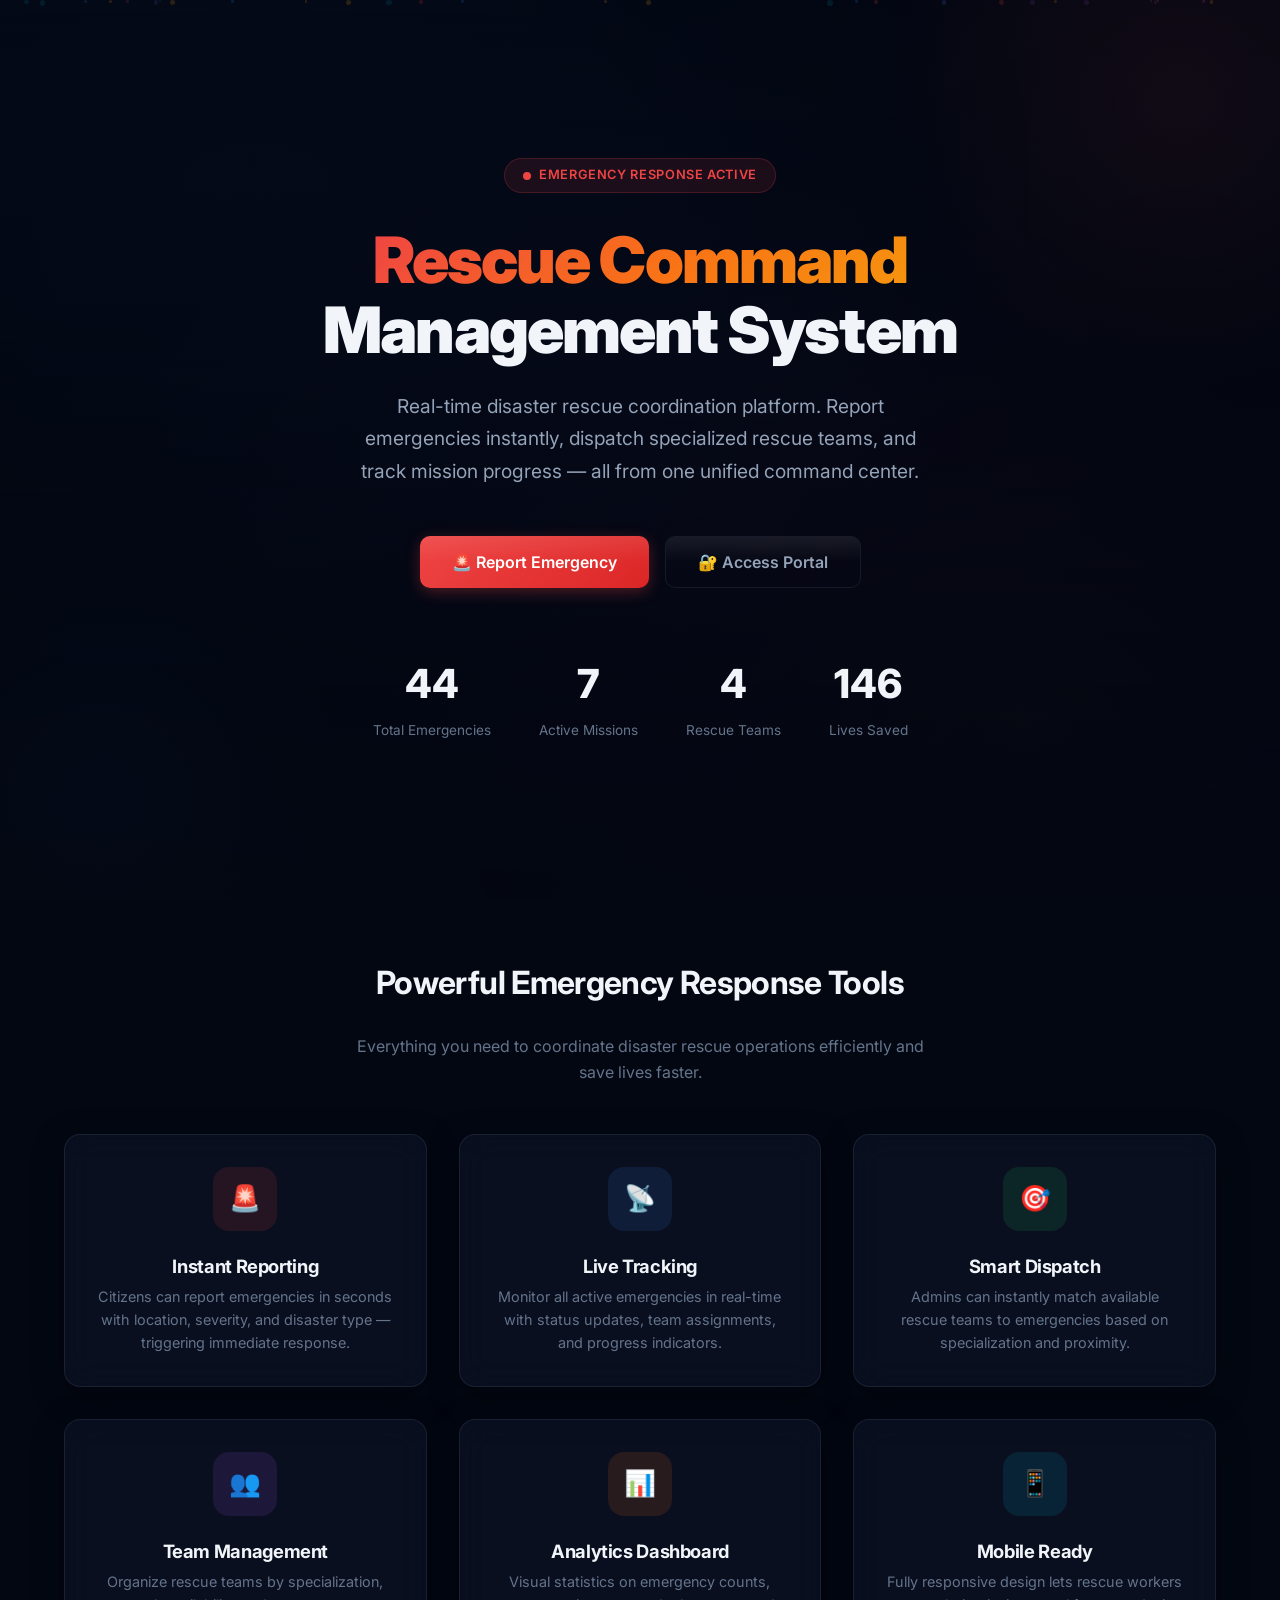
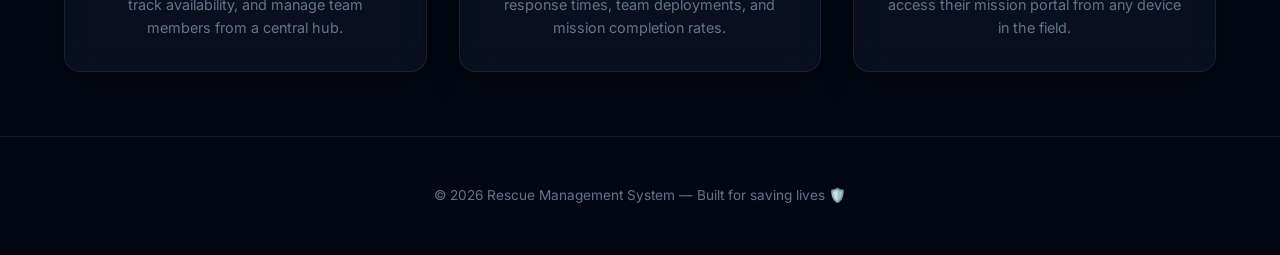
<file: frontend/index.html>
<!DOCTYPE html>
<html lang="en">

<head>
    <meta charset="UTF-8">
    <meta name="viewport" content="width=device-width, initial-scale=1.0">
    <meta name="description"
        content="Rescue Management System — Real-time disaster rescue coordination platform for emergency reporting, team dispatch, and mission tracking.">
    <title>Rescue Management System — Emergency Response Coordination</title>
    <link rel="stylesheet" href="css/style.css">
    <link rel="icon"
        href="data:image/svg+xml,<svg xmlns='http://www.w3.org/2000/svg' viewBox='0 0 100 100'><text y='.9em' font-size='90'>🚨</text></svg>">
</head>

<body class="no-nav">

    <!-- Floating Particles -->
    <div class="particles" id="particles"></div>

    <!-- Hero Section -->
    <section class="landing-hero">
        <!-- Background Video -->
        <!-- https://www.pexels.com/video/a-person-riding-a-fire-truck-9423307/ -->
        <div class="hero-video-overlay"></div>

        <div class="hero-content">
            <div class="hero-badge">
                <span class="pulse-dot"></span>
                Emergency Response Active
            </div>

            <h1 class="hero-title">
                <span class="gradient-text">Rescue Command</span><br>
                Management System
            </h1>

            <p class="hero-subtitle">
                Real-time disaster rescue coordination platform. Report emergencies instantly,
                dispatch specialized rescue teams, and track mission progress — all from one
                unified command center.
            </p>

            <div class="hero-actions">
                <a href="report.html" class="btn btn-danger btn-lg" id="btn-report">
                    🚨 Report Emergency
                </a>
                <a href="login.html" class="btn btn-ghost btn-lg" id="btn-login">
                    🔐 Access Portal
                </a>
            </div>

            <div class="hero-stats" id="hero-stats">
                <div class="hero-stat">
                    <div class="number" id="stat-total">0</div>
                    <div class="label">Total Emergencies</div>
                </div>
                <div class="hero-stat">
                    <div class="number" id="stat-active">0</div>
                    <div class="label">Active Missions</div>
                </div>
                <div class="hero-stat">
                    <div class="number" id="stat-teams">0</div>
                    <div class="label">Rescue Teams</div>
                </div>
                <div class="hero-stat">
                    <div class="number" id="stat-resolved">0</div>
                    <div class="label">Lives Saved</div>
                </div>
            </div>
        </div>
    </section>

    <!-- Features Section -->
    <section class="features-section">
        <div class="container">
            <h2 class="text-center mb-4" style="font-size: 2rem;">Powerful Emergency Response Tools</h2>
            <p class="text-center mb-4"
                style="color: var(--text-muted); max-width: 600px; margin-left: auto; margin-right: auto; margin-bottom: 48px;">
                Everything you need to coordinate disaster rescue operations efficiently and save lives faster.
            </p>
            <div class="features-grid">
                <div class="feature-card glass-card">
                    <div class="feature-icon">🚨</div>
                    <h3>Instant Reporting</h3>
                    <p>Citizens can report emergencies in seconds with location, severity, and disaster type —
                        triggering immediate response.</p>
                </div>
                <div class="feature-card glass-card">
                    <div class="feature-icon">📡</div>
                    <h3>Live Tracking</h3>
                    <p>Monitor all active emergencies in real-time with status updates, team assignments, and progress
                        indicators.</p>
                </div>
                <div class="feature-card glass-card">
                    <div class="feature-icon">🎯</div>
                    <h3>Smart Dispatch</h3>
                    <p>Admins can instantly match available rescue teams to emergencies based on specialization and
                        proximity.</p>
                </div>
                <div class="feature-card glass-card">
                    <div class="feature-icon">👥</div>
                    <h3>Team Management</h3>
                    <p>Organize rescue teams by specialization, track availability, and manage team members from a
                        central hub.</p>
                </div>
                <div class="feature-card glass-card">
                    <div class="feature-icon">📊</div>
                    <h3>Analytics Dashboard</h3>
                    <p>Visual statistics on emergency counts, response times, team deployments, and mission completion
                        rates.</p>
                </div>
                <div class="feature-card glass-card">
                    <div class="feature-icon">📱</div>
                    <h3>Mobile Ready</h3>
                    <p>Fully responsive design lets rescue workers access their mission portal from any device in the
                        field.</p>
                </div>
            </div>
        </div>
    </section>

    <footer
        style="text-align: center; padding: 48px 24px; color: var(--text-muted); font-size: 0.85rem; position: relative; z-index: 1; border-top: 1px solid var(--glass-border);">
        <p>© 2026 Rescue Management System — Built for saving lives 🛡️</p>
    </footer>

    <script src="js/api.js"></script>
    <script>
        function createParticles() {
            const container = document.getElementById('particles');
            const colors = ['rgba(239,68,68,0.3)', 'rgba(59,130,246,0.3)', 'rgba(245,158,11,0.3)', 'rgba(168,85,247,0.2)', 'rgba(6,182,212,0.2)'];
            for (let i = 0; i < 30; i++) {
                const p = document.createElement('div');
                p.className = 'particle';
                p.style.left = Math.random() * 100 + '%';
                p.style.width = (Math.random() * 4 + 2) + 'px';
                p.style.height = p.style.width;
                p.style.background = colors[Math.floor(Math.random() * colors.length)];
                p.style.animationDuration = (Math.random() * 15 + 10) + 's';
                p.style.animationDelay = (Math.random() * 10) + 's';
                container.appendChild(p);
            }
        }

        async function loadStats() {
            try {
                const stats = await api.emergencies.getStats();
                animateNumber('stat-total', stats.total || 0);
                animateNumber('stat-active', (stats.pending || 0) + (stats.inProgress || 0));
                animateNumber('stat-teams', (stats.teamsAvailable || 0) + (stats.teamsOnMission || 0));
                animateNumber('stat-resolved', (stats.completed || 0) * 12);
            } catch (e) {
                animateNumber('stat-total', 47);
                animateNumber('stat-active', 8);
                animateNumber('stat-teams', 5);
                animateNumber('stat-resolved', 156);
            }
        }

        function animateNumber(id, target) {
            const el = document.getElementById(id);
            if (!el) return;
            const duration = 2000, startTime = performance.now();
            function update(time) {
                const progress = Math.min((time - startTime) / duration, 1);
                el.textContent = Math.floor((1 - Math.pow(1 - progress, 3)) * target);
                if (progress < 1) requestAnimationFrame(update);
            }
            requestAnimationFrame(update);
        }

        createParticles();
        loadStats();
    </script>
</body>

</html>
</file>
<file: frontend/css/style.css>
/* ============================================
   RESCUE MANAGEMENT SYSTEM — DESIGN SYSTEM
   Dark Mode Glassmorphism with Emergency Theme
   ============================================ */

@import url('https://fonts.googleapis.com/css2?family=Inter:wght@300;400;500;600;700;800;900&family=JetBrains+Mono:wght@400;600&display=swap');

/* ── CSS Custom Properties ── */
:root {
    /* Base colors */
    --bg-primary: #030712;
    --bg-secondary: #0a0e1a;
    --bg-tertiary: #111827;
    --bg-card: rgba(17, 24, 39, 0.6);
    --bg-card-hover: rgba(31, 41, 55, 0.7);

    /* Glass */
    --glass-bg: rgba(15, 23, 42, 0.55);
    --glass-border: rgba(148, 163, 184, 0.12);
    --glass-shadow: 0 8px 32px rgba(0, 0, 0, 0.4);
    --glass-blur: 16px;

    /* Text */
    --text-primary: #f1f5f9;
    --text-secondary: #94a3b8;
    --text-muted: #64748b;
    --text-accent: #e2e8f0;

    /* Accent colors */
    --red: #ef4444;
    --red-glow: rgba(239, 68, 68, 0.3);
    --orange: #f97316;
    --orange-glow: rgba(249, 115, 22, 0.3);
    --amber: #f59e0b;
    --amber-glow: rgba(245, 158, 11, 0.3);
    --green: #22c55e;
    --green-glow: rgba(34, 197, 94, 0.3);
    --blue: #3b82f6;
    --blue-glow: rgba(59, 130, 246, 0.3);
    --purple: #a855f7;
    --purple-glow: rgba(168, 85, 247, 0.3);
    --cyan: #06b6d4;
    --cyan-glow: rgba(6, 182, 212, 0.3);
    --teal: #14b8a6;

    /* Status colors */
    --status-pending: #f59e0b;
    --status-progress: #3b82f6;
    --status-completed: #22c55e;

    /* Severity */
    --severity-low: #22c55e;
    --severity-medium: #f59e0b;
    --severity-high: #f97316;
    --severity-critical: #ef4444;

    /* Spacing */
    --space-xs: 4px;
    --space-sm: 8px;
    --space-md: 16px;
    --space-lg: 24px;
    --space-xl: 32px;
    --space-2xl: 48px;
    --space-3xl: 64px;

    /* Border radius */
    --radius-sm: 6px;
    --radius-md: 10px;
    --radius-lg: 16px;
    --radius-xl: 24px;
    --radius-full: 9999px;

    /* Transitions */
    --transition-fast: 0.15s ease;
    --transition-base: 0.3s ease;
    --transition-slow: 0.5s ease;

    /* Font */
    --font-body: 'Inter', -apple-system, BlinkMacSystemFont, sans-serif;
    --font-mono: 'JetBrains Mono', monospace;
}

/* ── Reset & Base ── */
*, *::before, *::after {
    margin: 0;
    padding: 0;
    box-sizing: border-box;
}

html {
    scroll-behavior: smooth;
    font-size: 16px;
}

body {
    font-family: var(--font-body);
    background: var(--bg-primary);
    color: var(--text-primary);
    min-height: 100vh;
    overflow-x: hidden;
    line-height: 1.6;
    -webkit-font-smoothing: antialiased;
    -moz-osx-font-smoothing: grayscale;
}

/* Animated background mesh */
body::before {
    content: '';
    position: fixed;
    top: 0;
    left: 0;
    width: 100%;
    height: 100%;
    background:
        radial-gradient(ellipse 800px 600px at 20% 20%, rgba(59, 130, 246, 0.06), transparent),
        radial-gradient(ellipse 600px 500px at 80% 80%, rgba(239, 68, 68, 0.05), transparent),
        radial-gradient(ellipse 500px 400px at 50% 50%, rgba(168, 85, 247, 0.04), transparent);
    pointer-events: none;
    z-index: 0;
    animation: meshShift 20s ease-in-out infinite alternate;
}

@keyframes meshShift {
    0% { opacity: 1; }
    50% { opacity: 0.7; transform: scale(1.05); }
    100% { opacity: 1; transform: scale(1); }
}

/* Custom scrollbar */
::-webkit-scrollbar { width: 6px; }
::-webkit-scrollbar-track { background: var(--bg-primary); }
::-webkit-scrollbar-thumb {
    background: rgba(148, 163, 184, 0.2);
    border-radius: 3px;
}
::-webkit-scrollbar-thumb:hover { background: rgba(148, 163, 184, 0.35); }

/* ── Typography ── */
h1, h2, h3, h4, h5, h6 {
    line-height: 1.2;
    font-weight: 700;
    letter-spacing: -0.02em;
}

h1 { font-size: 3rem; }
h2 { font-size: 2rem; }
h3 { font-size: 1.5rem; }
h4 { font-size: 1.25rem; }

a {
    color: var(--blue);
    text-decoration: none;
    transition: color var(--transition-fast);
}
a:hover { color: var(--cyan); }

/* ── Glass Card ── */
.glass-card {
    background: var(--glass-bg);
    backdrop-filter: blur(var(--glass-blur));
    -webkit-backdrop-filter: blur(var(--glass-blur));
    border: 1px solid var(--glass-border);
    border-radius: var(--radius-lg);
    box-shadow: var(--glass-shadow);
    transition: all var(--transition-base);
}

.glass-card:hover {
    border-color: rgba(148, 163, 184, 0.2);
    box-shadow: 0 12px 40px rgba(0, 0, 0, 0.5);
    transform: translateY(-2px);
}

/* ── Navbar ── */
.navbar {
    position: fixed;
    top: 0;
    left: 0;
    right: 0;
    z-index: 1000;
    background: rgba(3, 7, 18, 0.85);
    backdrop-filter: blur(20px);
    -webkit-backdrop-filter: blur(20px);
    border-bottom: 1px solid var(--glass-border);
    padding: 0 var(--space-xl);
    height: 70px;
    display: flex;
    align-items: center;
    justify-content: space-between;
}

.navbar-brand {
    display: flex;
    align-items: center;
    gap: var(--space-md);
    font-weight: 800;
    font-size: 1.25rem;
    color: var(--text-primary);
}

.navbar-brand .logo-icon {
    width: 42px;
    height: 42px;
    background: linear-gradient(135deg, var(--red), var(--orange));
    border-radius: var(--radius-md);
    display: flex;
    align-items: center;
    justify-content: center;
    font-size: 1.4rem;
    box-shadow: 0 0 20px var(--red-glow);
    animation: logoPulse 3s ease-in-out infinite;
}

@keyframes logoPulse {
    0%, 100% { box-shadow: 0 0 20px var(--red-glow); }
    50% { box-shadow: 0 0 35px var(--red-glow), 0 0 60px rgba(239, 68, 68, 0.15); }
}

.navbar-brand span {
    background: linear-gradient(135deg, var(--text-primary) 0%, var(--text-secondary) 100%);
    -webkit-background-clip: text;
    -webkit-text-fill-color: transparent;
    background-clip: text;
}

.navbar-links {
    display: flex;
    align-items: center;
    gap: var(--space-sm);
    list-style: none;
}

.navbar-links a {
    padding: var(--space-sm) var(--space-md);
    border-radius: var(--radius-md);
    color: var(--text-secondary);
    font-weight: 500;
    font-size: 0.9rem;
    transition: all var(--transition-fast);
    position: relative;
}

.navbar-links a:hover,
.navbar-links a.active {
    color: var(--text-primary);
    background: rgba(148, 163, 184, 0.08);
}

.navbar-links a.active::after {
    content: '';
    position: absolute;
    bottom: -1px;
    left: 50%;
    transform: translateX(-50%);
    width: 20px;
    height: 2px;
    background: var(--blue);
    border-radius: 1px;
}

.navbar-user {
    display: flex;
    align-items: center;
    gap: var(--space-md);
}

.navbar-user .user-info {
    text-align: right;
}

.navbar-user .user-name {
    font-weight: 600;
    font-size: 0.9rem;
    color: var(--text-primary);
}

.navbar-user .user-role {
    font-size: 0.75rem;
    color: var(--text-muted);
    text-transform: uppercase;
    letter-spacing: 0.05em;
}

.navbar-user .avatar {
    width: 38px;
    height: 38px;
    border-radius: var(--radius-full);
    background: linear-gradient(135deg, var(--blue), var(--purple));
    display: flex;
    align-items: center;
    justify-content: center;
    font-weight: 700;
    font-size: 0.85rem;
    color: white;
    border: 2px solid rgba(255, 255, 255, 0.1);
}

.btn-logout {
    padding: var(--space-sm) var(--space-md);
    background: rgba(239, 68, 68, 0.1);
    border: 1px solid rgba(239, 68, 68, 0.2);
    color: var(--red);
    border-radius: var(--radius-md);
    cursor: pointer;
    font-size: 0.85rem;
    font-weight: 500;
    transition: all var(--transition-fast);
    font-family: var(--font-body);
}

.btn-logout:hover {
    background: rgba(239, 68, 68, 0.2);
    border-color: rgba(239, 68, 68, 0.4);
}

/* ── Main Content ── */
.main-content {
    padding-top: 90px;
    padding-bottom: var(--space-3xl);
    min-height: 100vh;
    position: relative;
    z-index: 1;
}

.container {
    max-width: 1400px;
    margin: 0 auto;
    padding: 0 var(--space-xl);
}

/* ── Page Header ── */
.page-header {
    margin-bottom: var(--space-2xl);
}

.page-header h1 {
    font-size: 2.25rem;
    margin-bottom: var(--space-sm);
    display: flex;
    align-items: center;
    gap: var(--space-md);
}

.page-header p {
    color: var(--text-secondary);
    font-size: 1rem;
}

/* ── Buttons ── */
.btn {
    display: inline-flex;
    align-items: center;
    justify-content: center;
    gap: var(--space-sm);
    padding: 10px 22px;
    border: none;
    border-radius: var(--radius-md);
    font-family: var(--font-body);
    font-weight: 600;
    font-size: 0.9rem;
    cursor: pointer;
    transition: all var(--transition-base);
    position: relative;
    overflow: hidden;
    text-decoration: none;
    line-height: 1.4;
}

.btn::before {
    content: '';
    position: absolute;
    inset: 0;
    background: linear-gradient(180deg, rgba(255,255,255,0.08) 0%, transparent 50%);
    pointer-events: none;
}

.btn-primary {
    background: linear-gradient(135deg, var(--blue), #2563eb);
    color: white;
    box-shadow: 0 4px 15px var(--blue-glow);
}
.btn-primary:hover {
    box-shadow: 0 6px 25px var(--blue-glow);
    transform: translateY(-1px);
}

.btn-danger {
    background: linear-gradient(135deg, var(--red), #dc2626);
    color: white;
    box-shadow: 0 4px 15px var(--red-glow);
}
.btn-danger:hover {
    box-shadow: 0 6px 25px var(--red-glow);
    transform: translateY(-1px);
}

.btn-success {
    background: linear-gradient(135deg, var(--green), #16a34a);
    color: white;
    box-shadow: 0 4px 15px var(--green-glow);
}
.btn-success:hover {
    box-shadow: 0 6px 25px var(--green-glow);
    transform: translateY(-1px);
}

.btn-warning {
    background: linear-gradient(135deg, var(--amber), #d97706);
    color: #1a1a1a;
    box-shadow: 0 4px 15px var(--amber-glow);
}
.btn-warning:hover {
    box-shadow: 0 6px 25px var(--amber-glow);
    transform: translateY(-1px);
}

.btn-ghost {
    background: transparent;
    border: 1px solid var(--glass-border);
    color: var(--text-secondary);
}
.btn-ghost:hover {
    background: rgba(148, 163, 184, 0.08);
    color: var(--text-primary);
    border-color: rgba(148, 163, 184, 0.25);
}

.btn-sm {
    padding: 6px 14px;
    font-size: 0.8rem;
}

.btn-lg {
    padding: 14px 32px;
    font-size: 1rem;
}

.btn-icon {
    width: 38px;
    height: 38px;
    padding: 0;
    border-radius: var(--radius-md);
}

/* ── Form Elements ── */
.form-group {
    margin-bottom: var(--space-lg);
}

.form-label {
    display: block;
    margin-bottom: var(--space-sm);
    font-weight: 600;
    font-size: 0.85rem;
    color: var(--text-secondary);
    text-transform: uppercase;
    letter-spacing: 0.05em;
}

.form-input,
.form-select,
.form-textarea {
    width: 100%;
    padding: 12px 16px;
    background: rgba(15, 23, 42, 0.6);
    border: 1px solid var(--glass-border);
    border-radius: var(--radius-md);
    color: var(--text-primary);
    font-family: var(--font-body);
    font-size: 0.95rem;
    transition: all var(--transition-fast);
    outline: none;
}

.form-input:focus,
.form-select:focus,
.form-textarea:focus {
    border-color: var(--blue);
    box-shadow: 0 0 0 3px var(--blue-glow);
    background: rgba(15, 23, 42, 0.8);
}

.form-input::placeholder,
.form-textarea::placeholder {
    color: var(--text-muted);
}

.form-select {
    appearance: none;
    background-image: url("data:image/svg+xml,%3csvg xmlns='http://www.w3.org/2000/svg' fill='none' viewBox='0 0 20 20'%3e%3cpath stroke='%2394a3b8' stroke-linecap='round' stroke-linejoin='round' stroke-width='1.5' d='M6 8l4 4 4-4'/%3e%3c/svg%3e");
    background-position: right 12px center;
    background-repeat: no-repeat;
    background-size: 20px;
    padding-right: 40px;
    cursor: pointer;
}

.form-select option {
    background: var(--bg-tertiary);
    color: var(--text-primary);
}

.form-textarea {
    resize: vertical;
    min-height: 100px;
}

.form-row {
    display: grid;
    grid-template-columns: 1fr 1fr;
    gap: var(--space-lg);
}

/* ── Status Badges ── */
.badge {
    display: inline-flex;
    align-items: center;
    gap: 6px;
    padding: 4px 12px;
    border-radius: var(--radius-full);
    font-size: 0.75rem;
    font-weight: 700;
    text-transform: uppercase;
    letter-spacing: 0.05em;
    white-space: nowrap;
}

.badge-pending {
    background: rgba(245, 158, 11, 0.12);
    color: var(--amber);
    border: 1px solid rgba(245, 158, 11, 0.25);
}

.badge-in-progress {
    background: rgba(59, 130, 246, 0.12);
    color: var(--blue);
    border: 1px solid rgba(59, 130, 246, 0.25);
    animation: badgePulse 2s ease-in-out infinite;
}

.badge-completed {
    background: rgba(34, 197, 94, 0.12);
    color: var(--green);
    border: 1px solid rgba(34, 197, 94, 0.25);
}

@keyframes badgePulse {
    0%, 100% { box-shadow: none; }
    50% { box-shadow: 0 0 12px var(--blue-glow); }
}

/* Severity badges */
.badge-low {
    background: rgba(34, 197, 94, 0.12);
    color: var(--green);
    border: 1px solid rgba(34, 197, 94, 0.25);
}

.badge-medium {
    background: rgba(245, 158, 11, 0.12);
    color: var(--amber);
    border: 1px solid rgba(245, 158, 11, 0.25);
}

.badge-high {
    background: rgba(249, 115, 22, 0.12);
    color: var(--orange);
    border: 1px solid rgba(249, 115, 22, 0.25);
}

.badge-critical {
    background: rgba(239, 68, 68, 0.12);
    color: var(--red);
    border: 1px solid rgba(239, 68, 68, 0.25);
    animation: criticalPulse 1.5s ease-in-out infinite;
}

@keyframes criticalPulse {
    0%, 100% { box-shadow: none; }
    50% { box-shadow: 0 0 15px var(--red-glow); }
}

/* Team status */
.badge-available {
    background: rgba(34, 197, 94, 0.12);
    color: var(--green);
    border: 1px solid rgba(34, 197, 94, 0.25);
}

.badge-on-mission {
    background: rgba(249, 115, 22, 0.12);
    color: var(--orange);
    border: 1px solid rgba(249, 115, 22, 0.25);
    animation: badgePulse 2s ease-in-out infinite;
}

.badge-dot {
    width: 6px;
    height: 6px;
    border-radius: 50%;
    display: inline-block;
}

.badge-pending .badge-dot { background: var(--amber); }
.badge-in-progress .badge-dot { background: var(--blue); }
.badge-completed .badge-dot { background: var(--green); }
.badge-low .badge-dot { background: var(--green); }
.badge-medium .badge-dot { background: var(--amber); }
.badge-high .badge-dot { background: var(--orange); }
.badge-critical .badge-dot { background: var(--red); }
.badge-available .badge-dot { background: var(--green); }
.badge-on-mission .badge-dot { background: var(--orange); }

/* ── Stats Panel ── */
.stats-grid {
    display: grid;
    grid-template-columns: repeat(auto-fit, minmax(220px, 1fr));
    gap: var(--space-lg);
    margin-bottom: var(--space-2xl);
}

.stat-card {
    padding: var(--space-lg);
    position: relative;
    overflow: hidden;
}

.stat-card::after {
    content: '';
    position: absolute;
    top: 0;
    right: 0;
    width: 80px;
    height: 80px;
    border-radius: 0 0 0 50%;
    opacity: 0.06;
}

.stat-card .stat-icon {
    width: 48px;
    height: 48px;
    border-radius: var(--radius-md);
    display: flex;
    align-items: center;
    justify-content: center;
    font-size: 1.4rem;
    margin-bottom: var(--space-md);
}

.stat-card .stat-value {
    font-size: 2.5rem;
    font-weight: 800;
    line-height: 1;
    margin-bottom: var(--space-xs);
    font-family: var(--font-body);
}

.stat-card .stat-label {
    font-size: 0.85rem;
    color: var(--text-muted);
    font-weight: 500;
}

.stat-card.stat-total .stat-icon {
    background: rgba(168, 85, 247, 0.15);
    color: var(--purple);
}
.stat-card.stat-total .stat-value { color: var(--purple); }
.stat-card.stat-total::after { background: var(--purple); }

.stat-card.stat-pending .stat-icon {
    background: rgba(245, 158, 11, 0.15);
    color: var(--amber);
}
.stat-card.stat-pending .stat-value { color: var(--amber); }
.stat-card.stat-pending::after { background: var(--amber); }

.stat-card.stat-active .stat-icon {
    background: rgba(59, 130, 246, 0.15);
    color: var(--blue);
}
.stat-card.stat-active .stat-value { color: var(--blue); }
.stat-card.stat-active::after { background: var(--blue); }

.stat-card.stat-resolved .stat-icon {
    background: rgba(34, 197, 94, 0.15);
    color: var(--green);
}
.stat-card.stat-resolved .stat-value { color: var(--green); }
.stat-card.stat-resolved::after { background: var(--green); }

.stat-card.stat-teams .stat-icon {
    background: rgba(6, 182, 212, 0.15);
    color: var(--cyan);
}
.stat-card.stat-teams .stat-value { color: var(--cyan); }
.stat-card.stat-teams::after { background: var(--cyan); }

.stat-card.stat-deployed .stat-icon {
    background: rgba(249, 115, 22, 0.15);
    color: var(--orange);
}
.stat-card.stat-deployed .stat-value { color: var(--orange); }
.stat-card.stat-deployed::after { background: var(--orange); }

/* ── Emergency Card ── */
.emergency-list {
    display: flex;
    flex-direction: column;
    gap: var(--space-md);
}

.emergency-card {
    padding: var(--space-lg);
    position: relative;
    overflow: hidden;
}

.emergency-card::before {
    content: '';
    position: absolute;
    top: 0;
    left: 0;
    width: 4px;
    height: 100%;
    border-radius: 2px 0 0 2px;
}

.emergency-card.severity-low::before { background: var(--green); }
.emergency-card.severity-medium::before { background: var(--amber); }
.emergency-card.severity-high::before { background: var(--orange); }
.emergency-card.severity-critical::before {
    background: var(--red);
    box-shadow: 0 0 10px var(--red-glow);
    animation: stripePulse 1.5s ease-in-out infinite;
}

@keyframes stripePulse {
    0%, 100% { box-shadow: 0 0 10px var(--red-glow); }
    50% { box-shadow: 0 0 20px var(--red-glow); }
}

.emergency-card-header {
    display: flex;
    justify-content: space-between;
    align-items: flex-start;
    margin-bottom: var(--space-md);
    flex-wrap: wrap;
    gap: var(--space-sm);
}

.emergency-card-header .disaster-type {
    font-size: 1.1rem;
    font-weight: 700;
    display: flex;
    align-items: center;
    gap: var(--space-sm);
}

.emergency-card-badges {
    display: flex;
    gap: var(--space-sm);
    flex-wrap: wrap;
}

.emergency-card-body {
    margin-bottom: var(--space-md);
}

.emergency-card-body .description {
    color: var(--text-secondary);
    font-size: 0.9rem;
    line-height: 1.6;
    margin-bottom: var(--space-md);
}

.emergency-card-meta {
    display: flex;
    flex-wrap: wrap;
    gap: var(--space-lg);
}

.meta-item {
    display: flex;
    align-items: center;
    gap: var(--space-sm);
    font-size: 0.85rem;
    color: var(--text-muted);
}

.meta-item .icon { font-size: 1rem; }
.meta-item .value { color: var(--text-secondary); }

.emergency-card-footer {
    display: flex;
    justify-content: space-between;
    align-items: center;
    padding-top: var(--space-md);
    border-top: 1px solid var(--glass-border);
    flex-wrap: wrap;
    gap: var(--space-sm);
}

.emergency-card-actions {
    display: flex;
    gap: var(--space-sm);
}

/* ── Team Card ── */
.team-grid {
    display: grid;
    grid-template-columns: repeat(auto-fill, minmax(320px, 1fr));
    gap: var(--space-lg);
}

.team-card {
    padding: var(--space-lg);
}

.team-card-header {
    display: flex;
    justify-content: space-between;
    align-items: flex-start;
    margin-bottom: var(--space-md);
}

.team-card-header h3 {
    font-size: 1.1rem;
    margin-bottom: 4px;
}

.team-card-header .specialization {
    color: var(--text-muted);
    font-size: 0.8rem;
    font-weight: 500;
}

.team-members {
    list-style: none;
    margin-bottom: var(--space-md);
}

.team-members li {
    padding: 6px 0;
    font-size: 0.85rem;
    color: var(--text-secondary);
    display: flex;
    align-items: center;
    gap: var(--space-sm);
    border-bottom: 1px solid rgba(148, 163, 184, 0.06);
}

.team-members li:last-child { border-bottom: none; }

.team-members li::before {
    content: '👤';
    font-size: 0.75rem;
}

.team-contact {
    font-size: 0.8rem;
    color: var(--text-muted);
    display: flex;
    align-items: center;
    gap: var(--space-sm);
}

/* ── Modal ── */
.modal-overlay {
    position: fixed;
    inset: 0;
    background: rgba(0, 0, 0, 0.7);
    backdrop-filter: blur(4px);
    z-index: 2000;
    display: flex;
    align-items: center;
    justify-content: center;
    padding: var(--space-xl);
    opacity: 0;
    visibility: hidden;
    transition: all var(--transition-base);
}

.modal-overlay.active {
    opacity: 1;
    visibility: visible;
}

.modal {
    background: var(--bg-tertiary);
    border: 1px solid var(--glass-border);
    border-radius: var(--radius-xl);
    width: 100%;
    max-width: 560px;
    max-height: 85vh;
    overflow-y: auto;
    box-shadow: 0 25px 80px rgba(0, 0, 0, 0.6);
    transform: scale(0.9) translateY(20px);
    transition: transform var(--transition-base);
}

.modal-overlay.active .modal {
    transform: scale(1) translateY(0);
}

.modal-header {
    padding: var(--space-lg) var(--space-xl);
    border-bottom: 1px solid var(--glass-border);
    display: flex;
    justify-content: space-between;
    align-items: center;
}

.modal-header h2 {
    font-size: 1.25rem;
}

.modal-close {
    width: 36px;
    height: 36px;
    border-radius: var(--radius-md);
    border: none;
    background: rgba(148, 163, 184, 0.08);
    color: var(--text-secondary);
    cursor: pointer;
    display: flex;
    align-items: center;
    justify-content: center;
    font-size: 1.2rem;
    transition: all var(--transition-fast);
}

.modal-close:hover {
    background: rgba(239, 68, 68, 0.15);
    color: var(--red);
}

.modal-body {
    padding: var(--space-xl);
}

.modal-footer {
    padding: var(--space-lg) var(--space-xl);
    border-top: 1px solid var(--glass-border);
    display: flex;
    justify-content: flex-end;
    gap: var(--space-sm);
}

/* ── Landing Page ── */
.landing-hero {
    min-height: 100vh;
    display: flex;
    align-items: center;
    justify-content: center;
    position: relative;
    overflow: hidden;
    padding: var(--space-3xl) var(--space-xl);
}

.hero-video-bg {
    position: absolute;
    top: 0;
    left: 0;
    width: 100%;
    height: 100%;
    object-fit: cover;
    z-index: 0;
    pointer-events: none;
}

.hero-video-overlay {
    position: absolute;
    inset: 0;
    background: linear-gradient(
        180deg,
        rgba(3, 7, 18, 0.45) 0%,
        rgba(3, 7, 18, 0.85) 100%
    );
    z-index: 1;
    pointer-events: none;
}

.landing-hero::before {
    content: '';
    position: absolute;
    width: 600px;
    height: 600px;
    background: radial-gradient(circle, rgba(239, 68, 68, 0.12), transparent 70%);
    top: -200px;
    right: -200px;
    animation: heroOrb1 15s ease-in-out infinite alternate;
    z-index: 0; /* behind the overlay */
}

.landing-hero::after {
    content: '';
    position: absolute;
    width: 500px;
    height: 500px;
    background: radial-gradient(circle, rgba(59, 130, 246, 0.1), transparent 70%);
    bottom: -150px;
    left: -150px;
    animation: heroOrb2 12s ease-in-out infinite alternate;
    z-index: 0; /* behind the overlay */
}

@keyframes heroOrb1 {
    0% { transform: translate(0, 0); }
    100% { transform: translate(-100px, 100px); }
}

@keyframes heroOrb2 {
    0% { transform: translate(0, 0); }
    100% { transform: translate(100px, -80px); }
}

.hero-content {
    text-align: center;
    position: relative;
    z-index: 2; /* above the overlay and video */
    max-width: 800px;
}

.hero-badge {
    display: inline-flex;
    align-items: center;
    gap: var(--space-sm);
    padding: 6px 18px;
    background: rgba(239, 68, 68, 0.1);
    border: 1px solid rgba(239, 68, 68, 0.2);
    border-radius: var(--radius-full);
    color: var(--red);
    font-size: 0.8rem;
    font-weight: 600;
    margin-bottom: var(--space-xl);
    text-transform: uppercase;
    letter-spacing: 0.05em;
}

.hero-badge .pulse-dot {
    width: 8px;
    height: 8px;
    border-radius: 50%;
    background: var(--red);
    animation: pulseDot 2s ease-in-out infinite;
}

@keyframes pulseDot {
    0%, 100% { opacity: 1; transform: scale(1); }
    50% { opacity: 0.5; transform: scale(1.5); }
}

.hero-title {
    font-size: 4rem;
    font-weight: 900;
    line-height: 1.1;
    margin-bottom: var(--space-lg);
    letter-spacing: -0.03em;
}

.hero-title .gradient-text {
    background: linear-gradient(135deg, var(--red) 0%, var(--orange) 30%, var(--amber) 60%, var(--red) 100%);
    background-size: 200% auto;
    -webkit-background-clip: text;
    -webkit-text-fill-color: transparent;
    background-clip: text;
    animation: gradientShift 4s ease-in-out infinite;
}

@keyframes gradientShift {
    0% { background-position: 0% center; }
    50% { background-position: 100% center; }
    100% { background-position: 0% center; }
}

.hero-subtitle {
    font-size: 1.2rem;
    color: var(--text-secondary);
    max-width: 600px;
    margin: 0 auto var(--space-2xl);
    line-height: 1.7;
}

.hero-actions {
    display: flex;
    gap: var(--space-md);
    justify-content: center;
    flex-wrap: wrap;
}

.hero-stats {
    display: flex;
    gap: var(--space-2xl);
    justify-content: center;
    margin-top: var(--space-3xl);
    flex-wrap: wrap;
}

.hero-stat {
    text-align: center;
}

.hero-stat .number {
    font-size: 2.5rem;
    font-weight: 800;
    color: var(--text-primary);
}

.hero-stat .label {
    font-size: 0.85rem;
    color: var(--text-muted);
    margin-top: 4px;
}

/* Floating particles */
.particles {
    position: absolute;
    inset: 0;
    overflow: hidden;
    pointer-events: none;
}

.particle {
    position: absolute;
    width: 4px;
    height: 4px;
    border-radius: 50%;
    background: rgba(239, 68, 68, 0.3);
    animation: float linear infinite;
}

@keyframes float {
    0% { transform: translateY(100vh) rotate(0deg); opacity: 0; }
    10% { opacity: 1; }
    90% { opacity: 1; }
    100% { transform: translateY(-10vh) rotate(720deg); opacity: 0; }
}

/* ── Login Page ── */
.login-page {
    min-height: 100vh;
    display: flex;
    align-items: center;
    justify-content: center;
    padding: var(--space-xl);
    position: relative;
}

.login-container {
    width: 100%;
    max-width: 440px;
    position: relative;
    z-index: 1;
}

.login-card {
    padding: var(--space-2xl);
}

.login-header {
    text-align: center;
    margin-bottom: var(--space-xl);
}

.login-header .login-icon {
    width: 64px;
    height: 64px;
    border-radius: var(--radius-lg);
    background: linear-gradient(135deg, var(--red), var(--orange));
    display: flex;
    align-items: center;
    justify-content: center;
    font-size: 1.8rem;
    margin: 0 auto var(--space-lg);
    box-shadow: 0 0 30px var(--red-glow);
}

.login-header h1 {
    font-size: 1.75rem;
    margin-bottom: var(--space-sm);
}

.login-header p {
    color: var(--text-muted);
    font-size: 0.9rem;
}

.role-selector {
    display: grid;
    grid-template-columns: repeat(3, 1fr);
    gap: var(--space-sm);
    margin-bottom: var(--space-xl);
}

.role-option {
    padding: var(--space-md);
    border: 1px solid var(--glass-border);
    border-radius: var(--radius-md);
    text-align: center;
    cursor: pointer;
    transition: all var(--transition-base);
    background: transparent;
}

.role-option:hover {
    border-color: rgba(148, 163, 184, 0.25);
    background: rgba(148, 163, 184, 0.05);
}

.role-option.active {
    border-color: var(--blue);
    background: rgba(59, 130, 246, 0.08);
    box-shadow: 0 0 15px var(--blue-glow);
}

.role-option .role-icon {
    font-size: 1.5rem;
    margin-bottom: var(--space-sm);
}

.role-option .role-name {
    font-size: 0.75rem;
    font-weight: 600;
    color: var(--text-secondary);
    text-transform: uppercase;
    letter-spacing: 0.05em;
}

.login-error {
    background: rgba(239, 68, 68, 0.1);
    border: 1px solid rgba(239, 68, 68, 0.2);
    border-radius: var(--radius-md);
    padding: var(--space-md);
    color: var(--red);
    font-size: 0.85rem;
    margin-bottom: var(--space-lg);
    display: none;
    align-items: center;
    gap: var(--space-sm);
}

.login-error.show { display: flex; }

.login-footer {
    text-align: center;
    margin-top: var(--space-xl);
    font-size: 0.85rem;
    color: var(--text-muted);
}

/* ── Dashboard Layout ── */
.dashboard-grid {
    display: grid;
    grid-template-columns: 1fr 380px;
    gap: var(--space-xl);
}

.dashboard-main {
    min-width: 0;
}

.dashboard-sidebar {
    display: flex;
    flex-direction: column;
    gap: var(--space-lg);
}

.sidebar-section {
    padding: var(--space-lg);
}

.sidebar-section h3 {
    font-size: 1rem;
    margin-bottom: var(--space-md);
    display: flex;
    align-items: center;
    gap: var(--space-sm);
}

/* ── Section Headers ── */
.section-header {
    display: flex;
    justify-content: space-between;
    align-items: center;
    margin-bottom: var(--space-lg);
    flex-wrap: wrap;
    gap: var(--space-sm);
}

.section-header h2 {
    font-size: 1.5rem;
    display: flex;
    align-items: center;
    gap: var(--space-sm);
}

.section-header .count {
    background: rgba(59, 130, 246, 0.15);
    color: var(--blue);
    padding: 2px 10px;
    border-radius: var(--radius-full);
    font-size: 0.8rem;
    font-weight: 700;
}

/* Filter bar */
.filter-bar {
    display: flex;
    gap: var(--space-sm);
    margin-bottom: var(--space-lg);
    flex-wrap: wrap;
}

.filter-btn {
    padding: 6px 16px;
    border: 1px solid var(--glass-border);
    border-radius: var(--radius-full);
    background: transparent;
    color: var(--text-secondary);
    font-family: var(--font-body);
    font-size: 0.8rem;
    font-weight: 500;
    cursor: pointer;
    transition: all var(--transition-fast);
}

.filter-btn:hover {
    background: rgba(148, 163, 184, 0.08);
    color: var(--text-primary);
}

.filter-btn.active {
    background: rgba(59, 130, 246, 0.12);
    border-color: rgba(59, 130, 246, 0.3);
    color: var(--blue);
}

/* ── Dispatch Panel ── */
.dispatch-panel {
    padding: var(--space-lg);
    border: 1px solid rgba(59, 130, 246, 0.2);
    margin-bottom: var(--space-lg);
}

.dispatch-panel h3 {
    color: var(--blue);
    margin-bottom: var(--space-md);
    display: flex;
    align-items: center;
    gap: var(--space-sm);
}

.dispatch-info {
    display: grid;
    grid-template-columns: 1fr 1fr;
    gap: var(--space-md);
    margin-bottom: var(--space-lg);
}

.dispatch-info .info-block {
    padding: var(--space-md);
    background: rgba(15, 23, 42, 0.4);
    border-radius: var(--radius-md);
}

.dispatch-info .info-label {
    font-size: 0.75rem;
    color: var(--text-muted);
    text-transform: uppercase;
    letter-spacing: 0.05em;
    margin-bottom: 4px;
}

.dispatch-info .info-value {
    font-weight: 600;
    color: var(--text-primary);
}

/* ── Rescue Team Portal ── */
.rescue-portal {
    max-width: 700px;
    margin: 0 auto;
}

.mission-card {
    padding: var(--space-xl);
    margin-bottom: var(--space-lg);
    position: relative;
}

.mission-card .mission-status-bar {
    display: flex;
    align-items: center;
    gap: var(--space-md);
    padding: var(--space-md);
    background: rgba(15, 23, 42, 0.5);
    border-radius: var(--radius-md);
    margin-bottom: var(--space-lg);
}

.status-progress-bar {
    flex: 1;
    height: 6px;
    background: rgba(148, 163, 184, 0.1);
    border-radius: 3px;
    overflow: hidden;
}

.status-progress-bar .fill {
    height: 100%;
    border-radius: 3px;
    transition: width var(--transition-slow);
}

.status-progress-bar .fill.pending {
    width: 10%;
    background: var(--amber);
}

.status-progress-bar .fill.in-progress {
    width: 60%;
    background: var(--blue);
    animation: progressPulse 2s ease-in-out infinite;
}

.status-progress-bar .fill.completed {
    width: 100%;
    background: var(--green);
}

@keyframes progressPulse {
    0%, 100% { opacity: 1; }
    50% { opacity: 0.6; }
}

.mission-detail-grid {
    display: grid;
    grid-template-columns: 1fr 1fr;
    gap: var(--space-md);
    margin-bottom: var(--space-lg);
}

.mission-detail {
    padding: var(--space-md);
    background: rgba(15, 23, 42, 0.4);
    border-radius: var(--radius-md);
}

.mission-detail .detail-label {
    font-size: 0.75rem;
    color: var(--text-muted);
    text-transform: uppercase;
    letter-spacing: 0.05em;
    margin-bottom: 4px;
}

.mission-detail .detail-value {
    font-weight: 600;
    font-size: 0.95rem;
}

.mission-actions {
    display: flex;
    gap: var(--space-sm);
    flex-wrap: wrap;
}

/* ── Report Form ── */
.report-form-container {
    max-width: 700px;
    margin: 0 auto;
}

.report-form-card {
    padding: var(--space-2xl);
}

.severity-selector {
    display: grid;
    grid-template-columns: repeat(4, 1fr);
    gap: var(--space-sm);
}

.severity-option {
    padding: var(--space-md);
    border: 1px solid var(--glass-border);
    border-radius: var(--radius-md);
    text-align: center;
    cursor: pointer;
    transition: all var(--transition-base);
    background: transparent;
    font-family: var(--font-body);
    color: var(--text-secondary);
}

.severity-option:hover { border-color: rgba(148, 163, 184, 0.25); }

.severity-option .sev-icon { font-size: 1.3rem; margin-bottom: 4px; }
.severity-option .sev-label { font-size: 0.7rem; font-weight: 600; text-transform: uppercase; letter-spacing: 0.05em; }

.severity-option.active.sev-low {
    border-color: var(--green);
    background: rgba(34, 197, 94, 0.08);
    color: var(--green);
}
.severity-option.active.sev-medium {
    border-color: var(--amber);
    background: rgba(245, 158, 11, 0.08);
    color: var(--amber);
}
.severity-option.active.sev-high {
    border-color: var(--orange);
    background: rgba(249, 115, 22, 0.08);
    color: var(--orange);
}
.severity-option.active.sev-critical {
    border-color: var(--red);
    background: rgba(239, 68, 68, 0.08);
    color: var(--red);
    animation: criticalPulse 1.5s ease-in-out infinite;
}

/* ── Alerts / Toasts ── */
.toast-container {
    position: fixed;
    top: 80px;
    right: 20px;
    z-index: 3000;
    display: flex;
    flex-direction: column;
    gap: var(--space-sm);
}

.toast {
    padding: var(--space-md) var(--space-lg);
    border-radius: var(--radius-md);
    font-size: 0.9rem;
    font-weight: 500;
    display: flex;
    align-items: center;
    gap: var(--space-sm);
    animation: toastIn 0.3s ease forwards;
    min-width: 300px;
    max-width: 450px;
    box-shadow: 0 10px 30px rgba(0, 0, 0, 0.5);
}

.toast-success {
    background: rgba(34, 197, 94, 0.15);
    border: 1px solid rgba(34, 197, 94, 0.3);
    color: var(--green);
}

.toast-error {
    background: rgba(239, 68, 68, 0.15);
    border: 1px solid rgba(239, 68, 68, 0.3);
    color: var(--red);
}

.toast-info {
    background: rgba(59, 130, 246, 0.15);
    border: 1px solid rgba(59, 130, 246, 0.3);
    color: var(--blue);
}

@keyframes toastIn {
    from { opacity: 0; transform: translateX(50px); }
    to { opacity: 1; transform: translateX(0); }
}

.toast-close {
    margin-left: auto;
    background: none;
    border: none;
    color: inherit;
    cursor: pointer;
    font-size: 1rem;
    opacity: 0.7;
}
.toast-close:hover { opacity: 1; }

/* ── Empty States ── */
.empty-state {
    text-align: center;
    padding: var(--space-3xl) var(--space-xl);
}

.empty-state .empty-icon {
    font-size: 3.5rem;
    margin-bottom: var(--space-lg);
    opacity: 0.3;
}

.empty-state h3 {
    color: var(--text-secondary);
    margin-bottom: var(--space-sm);
}

.empty-state p {
    color: var(--text-muted);
    font-size: 0.9rem;
}

/* ── Loading ── */
.loading-spinner {
    width: 40px;
    height: 40px;
    border: 3px solid rgba(148, 163, 184, 0.1);
    border-top-color: var(--blue);
    border-radius: 50%;
    animation: spin 0.8s linear infinite;
    margin: var(--space-2xl) auto;
}

@keyframes spin {
    to { transform: rotate(360deg); }
}

.skeleton {
    background: linear-gradient(90deg, rgba(148, 163, 184, 0.05) 25%, rgba(148, 163, 184, 0.1) 50%, rgba(148, 163, 184, 0.05) 75%);
    background-size: 200% 100%;
    animation: shimmer 1.5s infinite;
    border-radius: var(--radius-md);
}

@keyframes shimmer {
    0% { background-position: 200% 0; }
    100% { background-position: -200% 0; }
}

/* ── Feature Cards (Landing) ── */
.features-section {
    padding: var(--space-3xl) var(--space-xl);
    position: relative;
    z-index: 1;
}

.features-grid {
    display: grid;
    grid-template-columns: repeat(auto-fit, minmax(300px, 1fr));
    gap: var(--space-xl);
    max-width: 1200px;
    margin: 0 auto;
}

.feature-card {
    padding: var(--space-xl);
    text-align: center;
}

.feature-card .feature-icon {
    width: 64px;
    height: 64px;
    border-radius: var(--radius-lg);
    display: flex;
    align-items: center;
    justify-content: center;
    font-size: 1.6rem;
    margin: 0 auto var(--space-lg);
}

.feature-card h3 {
    font-size: 1.15rem;
    margin-bottom: var(--space-sm);
}

.feature-card p {
    color: var(--text-muted);
    font-size: 0.9rem;
    line-height: 1.6;
}

.feature-card:nth-child(1) .feature-icon {
    background: rgba(239, 68, 68, 0.12);
    color: var(--red);
}
.feature-card:nth-child(2) .feature-icon {
    background: rgba(59, 130, 246, 0.12);
    color: var(--blue);
}
.feature-card:nth-child(3) .feature-icon {
    background: rgba(34, 197, 94, 0.12);
    color: var(--green);
}
.feature-card:nth-child(4) .feature-icon {
    background: rgba(168, 85, 247, 0.12);
    color: var(--purple);
}
.feature-card:nth-child(5) .feature-icon {
    background: rgba(249, 115, 22, 0.12);
    color: var(--orange);
}
.feature-card:nth-child(6) .feature-icon {
    background: rgba(6, 182, 212, 0.12);
    color: var(--cyan);
}

/* ── Timestamp ── */
.timestamp {
    font-family: var(--font-mono);
    font-size: 0.8rem;
    color: var(--text-muted);
}

/* ── No Scroll Body for Landing ── */
.no-nav .main-content {
    padding-top: 0;
}

/* ── Success Screen ── */
.success-screen {
    text-align: center;
    padding: var(--space-3xl);
    display: none;
}

.success-screen.show { display: block; }

.success-screen .success-icon {
    font-size: 4rem;
    margin-bottom: var(--space-lg);
    animation: successBounce 0.6s ease;
}

@keyframes successBounce {
    0% { transform: scale(0); }
    50% { transform: scale(1.2); }
    100% { transform: scale(1); }
}

.success-screen h2 {
    color: var(--green);
    margin-bottom: var(--space-md);
}

.success-screen p {
    color: var(--text-secondary);
    margin-bottom: var(--space-xl);
}

/* ── Tab System ── */
.tabs {
    display: flex;
    gap: 2px;
    background: rgba(15, 23, 42, 0.5);
    border-radius: var(--radius-md);
    padding: 3px;
    margin-bottom: var(--space-xl);
}

.tab-btn {
    flex: 1;
    padding: 10px 16px;
    border: none;
    border-radius: var(--radius-sm);
    background: transparent;
    color: var(--text-muted);
    font-family: var(--font-body);
    font-size: 0.85rem;
    font-weight: 600;
    cursor: pointer;
    transition: all var(--transition-fast);
}

.tab-btn:hover { color: var(--text-secondary); }

.tab-btn.active {
    background: rgba(59, 130, 246, 0.12);
    color: var(--blue);
    box-shadow: 0 0 10px rgba(59, 130, 246, 0.1);
}

.tab-content {
    display: none;
}

.tab-content.active { display: block; }

/* ── Responsive ── */
@media (max-width: 1024px) {
    .dashboard-grid {
        grid-template-columns: 1fr;
    }
}

@media (max-width: 768px) {
    .hero-title { font-size: 2.5rem; }
    .hero-stats { gap: var(--space-xl); }
    .hero-stat .number { font-size: 1.8rem; }
    .form-row { grid-template-columns: 1fr; }
    .severity-selector { grid-template-columns: repeat(2, 1fr); }
    .stats-grid { grid-template-columns: repeat(2, 1fr); }
    .mission-detail-grid { grid-template-columns: 1fr; }
    .dispatch-info { grid-template-columns: 1fr; }
    .navbar { padding: 0 var(--space-md); }
    .navbar-links { display: none; }
    .container { padding: 0 var(--space-md); }
    h1 { font-size: 2rem; }
    .role-selector { grid-template-columns: 1fr; }
    .team-grid { grid-template-columns: 1fr; }

    .mobile-menu-toggle {
        display: block !important;
    }
}

@media (max-width: 480px) {
    .hero-title { font-size: 2rem; }
    .stats-grid { grid-template-columns: 1fr; }
    .emergency-card-meta { flex-direction: column; }
    .features-grid { grid-template-columns: 1fr; }
    .hero-actions { flex-direction: column; align-items: center; }
}

/* ── Utility ── */
.hidden { display: none !important; }
.text-center { text-align: center; }
.mt-1 { margin-top: var(--space-sm); }
.mt-2 { margin-top: var(--space-md); }
.mt-3 { margin-top: var(--space-lg); }
.mt-4 { margin-top: var(--space-xl); }
.mb-1 { margin-bottom: var(--space-sm); }
.mb-2 { margin-bottom: var(--space-md); }
.mb-3 { margin-bottom: var(--space-lg); }
.mb-4 { margin-bottom: var(--space-xl); }

.mobile-menu-toggle {
    display: none;
    background: none;
    border: none;
    color: var(--text-secondary);
    font-size: 1.5rem;
    cursor: pointer;
}

/* ── Animated Number Counter ── */
.counter {
    display: inline-block;
}

/* ── Confirm Dialog ── */
.confirm-overlay {
    position: fixed;
    inset: 0;
    background: rgba(0, 0, 0, 0.6);
    z-index: 2500;
    display: flex;
    align-items: center;
    justify-content: center;
    opacity: 0;
    visibility: hidden;
    transition: all var(--transition-base);
}

.confirm-overlay.active {
    opacity: 1;
    visibility: visible;
}

.confirm-box {
    background: var(--bg-tertiary);
    border: 1px solid var(--glass-border);
    border-radius: var(--radius-lg);
    padding: var(--space-xl);
    max-width: 400px;
    text-align: center;
    box-shadow: 0 20px 60px rgba(0, 0, 0, 0.5);
}

.confirm-box h3 { margin-bottom: var(--space-md); }
.confirm-box p { color: var(--text-secondary); margin-bottom: var(--space-xl); font-size: 0.9rem; }
.confirm-box .confirm-actions { display: flex; gap: var(--space-sm); justify-content: center; }

/* ==========================================================================
   ADVANCED DESIGN SYSTEM ADDITIONS (RADAR, SOUNDWAVE, GLOW, STOPWATCH)
   ========================================================================== */

/* ── Live Radar Operations Header ── */
.live-radar-header {
    display: flex;
    align-items: center;
    gap: 12px;
    padding: 12px 20px;
    margin-bottom: 24px;
    border-radius: var(--radius-md);
    background: rgba(6, 182, 212, 0.03) !important;
    border: 1px solid rgba(6, 182, 212, 0.15) !important;
}

.radar-pulse {
    width: 10px;
    height: 10px;
    background-color: var(--cyan);
    border-radius: 50%;
    position: relative;
    display: inline-block;
}

.radar-pulse::after {
    content: '';
    position: absolute;
    width: 100%;
    height: 100%;
    border-radius: 50%;
    background-color: var(--cyan);
    opacity: 0.6;
    animation: radarGlow 1.8s ease-out infinite;
    top: 0;
    left: 0;
}

@keyframes radarGlow {
    0% { transform: scale(1); opacity: 0.8; }
    100% { transform: scale(3.5); opacity: 0; }
}

.radar-status-text {
    font-family: var(--font-mono);
    font-size: 0.8rem;
    font-weight: 600;
    letter-spacing: 0.08em;
    color: var(--cyan);
}

/* ── Soundwave Recording Visualizer ── */
.soundwave-container {
    display: inline-flex;
    align-items: center;
    gap: 4px;
    height: 18px;
    margin-left: 12px;
    vertical-align: middle;
}

.soundwave-bar {
    display: block;
    width: 3px;
    height: 100%;
    background-color: var(--red);
    border-radius: var(--radius-full);
    animation: soundwaveBounce 1s ease-in-out infinite;
}

.soundwave-bar:nth-child(1) { height: 30%; animation-delay: 0.1s; }
.soundwave-bar:nth-child(2) { height: 60%; animation-delay: 0.3s; }
.soundwave-bar:nth-child(3) { height: 90%; animation-delay: 0.5s; }
.soundwave-bar:nth-child(4) { height: 50%; animation-delay: 0.2s; }
.soundwave-bar:nth-child(5) { height: 40%; animation-delay: 0.4s; }

@keyframes soundwaveBounce {
    0%, 100% { transform: scaleY(1); }
    50% { transform: scaleY(0.3); }
}

/* ── Active Mission Urgency Glow ── */
.active-mission-card-glow {
    border: 1px solid rgba(249, 115, 22, 0.4) !important;
    box-shadow: 0 0 15px rgba(249, 115, 22, 0.15) !important;
    animation: activeMissionPulse 2s infinite alternate;
}

@keyframes activeMissionPulse {
    0% {
        border-color: rgba(249, 115, 22, 0.3);
        box-shadow: 0 0 12px rgba(249, 115, 22, 0.15);
    }
    100% {
        border-color: rgba(239, 68, 68, 0.6);
        box-shadow: 0 0 25px rgba(239, 68, 68, 0.35);
    }
}

/* ── Mission Stopwatch Timer ── */
.mission-stopwatch {
    display: inline-flex;
    align-items: center;
    gap: 8px;
    padding: 6px 14px;
    background: rgba(249, 115, 22, 0.08);
    border: 1px solid rgba(249, 115, 22, 0.2);
    border-radius: var(--radius-md);
    color: var(--orange);
    font-family: var(--font-mono);
    font-size: 0.9rem;
    font-weight: 600;
}

/* ── Incident Photos Gallery ── */
.photos-gallery {
    display: grid;
    grid-template-columns: repeat(auto-fill, minmax(120px, 1fr));
    gap: 12px;
    margin: 12px 0;
}

.photo-thumbnail-container {
    position: relative;
    border-radius: var(--radius-md);
    overflow: hidden;
    border: 1px solid var(--glass-border);
    aspect-ratio: 1;
}

.photo-thumbnail {
    width: 100%;
    height: 100%;
    object-fit: cover;
    transition: transform var(--transition-base);
}

.photo-thumbnail:hover {
    transform: scale(1.08);
}

/* Image preview container during report creation */
.image-preview-list {
    display: flex;
    flex-wrap: wrap;
    gap: 8px;
    margin-top: 10px;
}

.preview-img-card {
    position: relative;
    width: 60px;
    height: 60px;
    border-radius: var(--radius-sm);
    border: 1px solid var(--glass-border);
    overflow: hidden;
}

.preview-img-card img {
    width: 100%;
    height: 100%;
    object-fit: cover;
}

.preview-img-card .remove-btn {
    position: absolute;
    top: 2px;
    right: 2px;
    background: rgba(239, 68, 68, 0.8);
    color: white;
    border: none;
    border-radius: 50%;
    width: 16px;
    height: 16px;
    font-size: 0.7rem;
    display: flex;
    align-items: center;
    justify-content: center;
    cursor: pointer;
}

/* ── Team & Profile Management ── */
.inline-member-form {
    display: flex;
    gap: 8px;
    margin-top: 12px;
    margin-bottom: 16px;
}

.member-list-item {
    display: flex;
    justify-content: space-between;
    align-items: center;
    padding: 8px 12px;
    background: rgba(255, 255, 255, 0.03);
    border: 1px solid var(--glass-border);
    border-radius: var(--radius-md);
    margin-bottom: 6px;
}

.member-list-item .remove-member-btn {
    color: var(--red);
    cursor: pointer;
    background: none;
    border: none;
    font-size: 1.2rem;
}

/* Recruitment requests table/list styles */
.recruitment-section {
    margin-top: 24px;
    border-top: 1px solid var(--glass-border);
    padding-top: 20px;
}

.recruitment-card {
    padding: 16px;
    margin-bottom: 12px;
    border: 1px solid var(--glass-border);
    border-radius: var(--radius-md);
    background: rgba(255, 255, 255, 0.02);
}

.recruitment-card-header {
    display: flex;
    justify-content: space-between;
    align-items: center;
    margin-bottom: 10px;
}

.cv-text-viewer {
    padding: 12px;
    background: rgba(0,0,0,0.25);
    border-radius: var(--radius-sm);
    font-family: var(--font-body);
    font-size: 0.85rem;
    color: var(--text-secondary);
    white-space: pre-wrap;
    margin-bottom: 12px;
}
</file>
